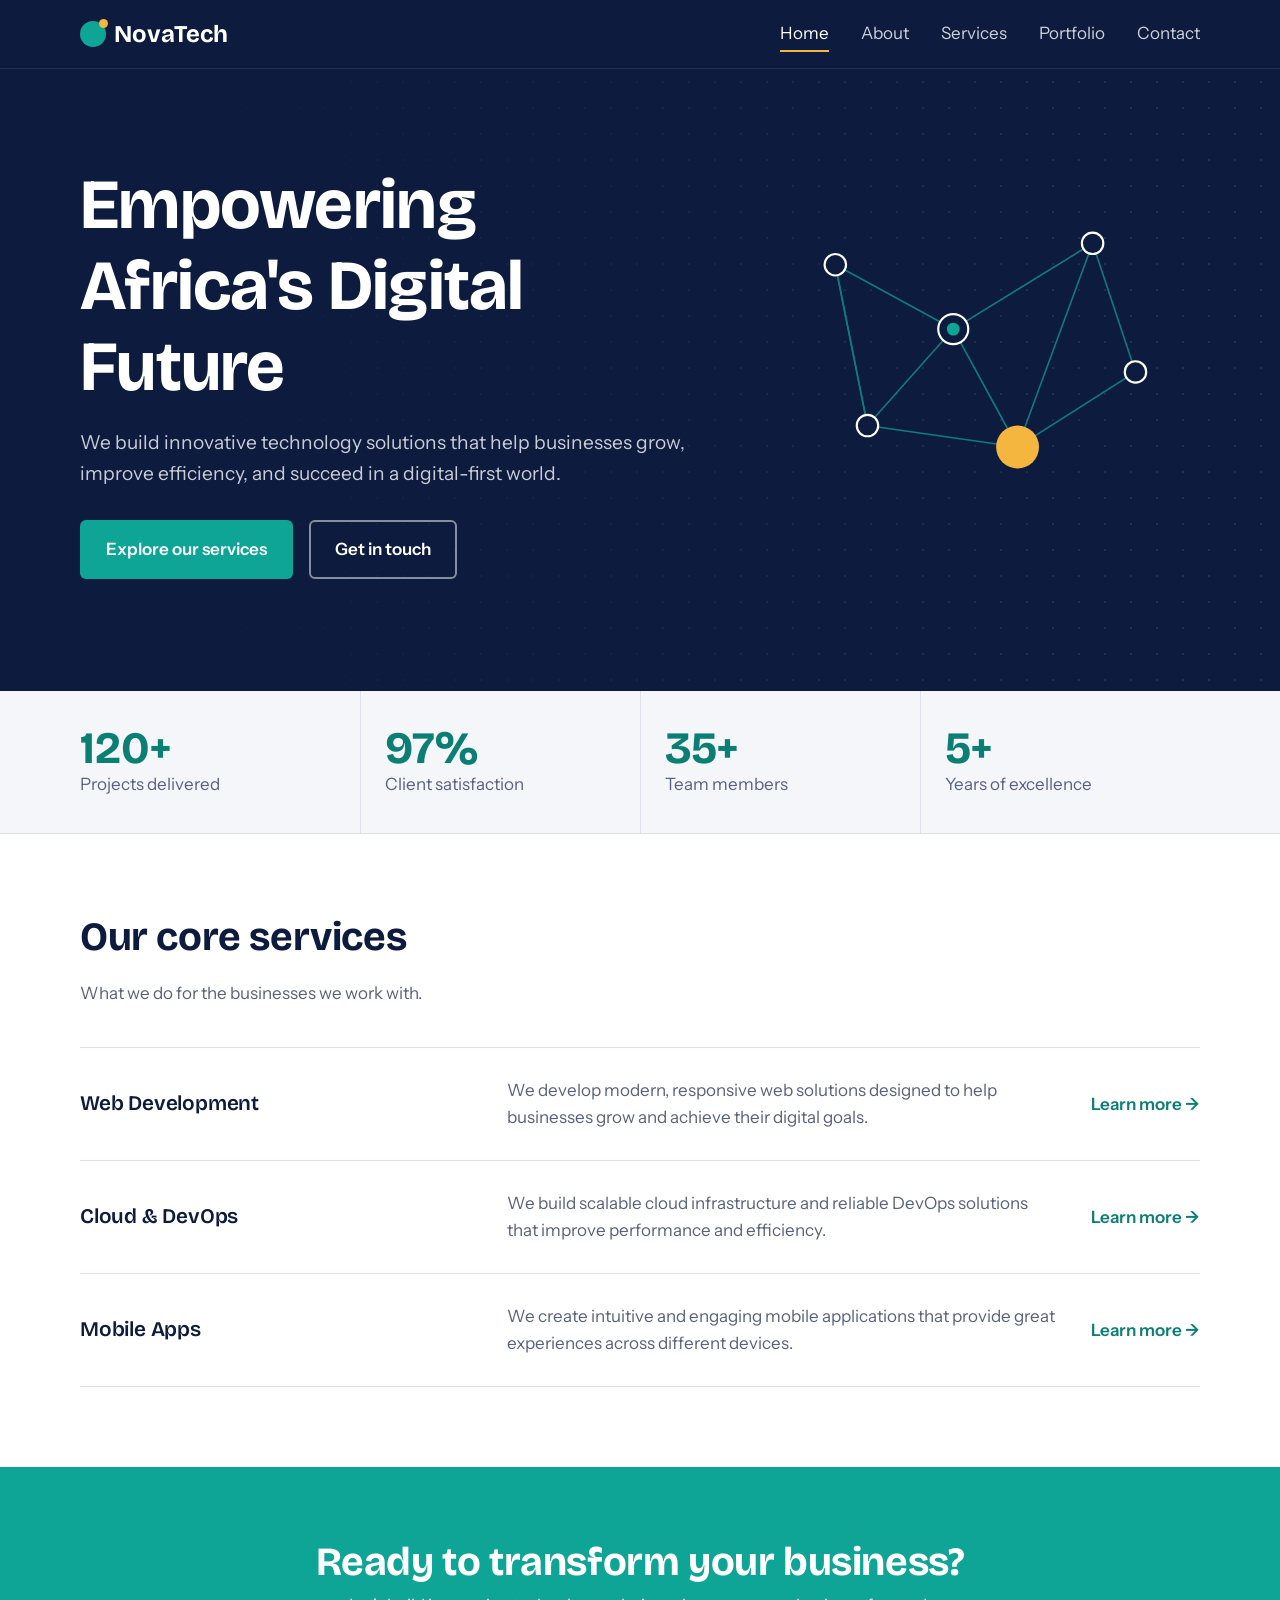
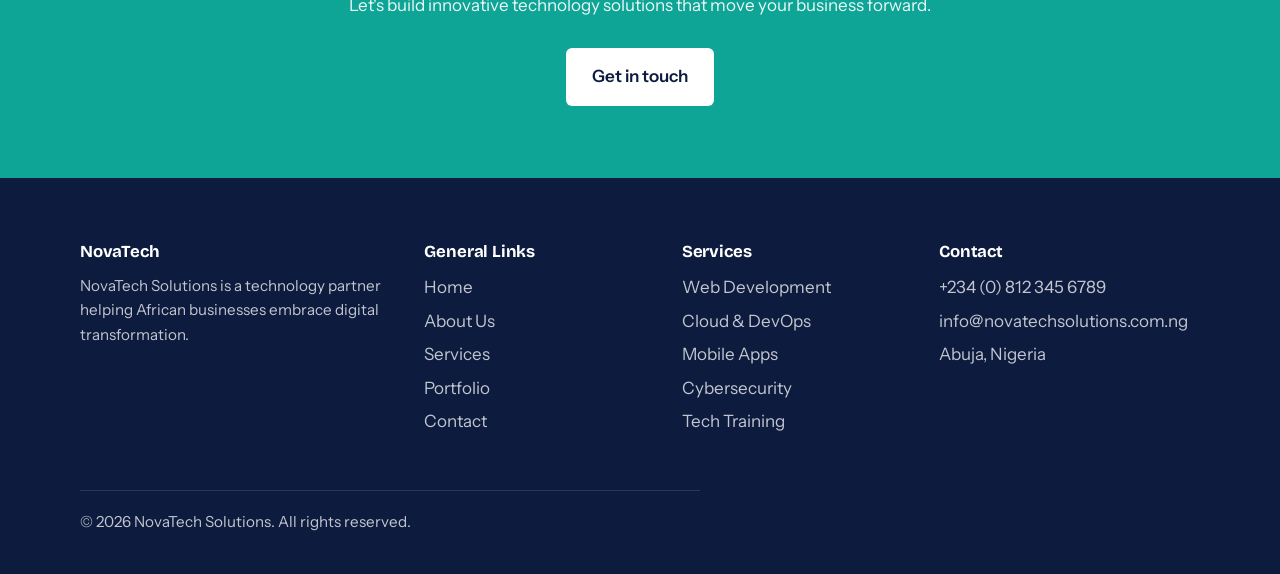
<file: index.html>
<!doctype html>
<html lang="en">
  <head>
    <meta charset="UTF-8" />
    <meta name="viewport" content="width=device-width, initial-scale=1.0" />
    <meta name="author" content="NovaTech Solutions" />
    <meta
      name="description"
      content="NovaTech Solutions — Empowering Africa's Digital Future"
    />
    <title>NovaTech Solutions — Empowering Africa's Digital Future</title>
    <link rel="preconnect" href="https://fonts.googleapis.com" />
    <link rel="preconnect" href="https://fonts.gstatic.com" crossorigin />
    <link
      href="https://fonts.googleapis.com/css2?family=Bricolage+Grotesque:wght@600;700&family=Instrument+Sans:wght@400;600&display=swap"
      rel="stylesheet"
    />
    <link rel="stylesheet" href="css/style.css" />
  </head>
  <body>
    <header class="site-header">
      <div class="wrap nav">
        <a class="logo" href="index.html"
          ><span class="logo-mark" aria-hidden="true"></span>NovaTech</a
        >
        <button
          class="nav-toggle"
          aria-expanded="false"
          aria-controls="nav-links"
        >
          Menu
        </button>
        <ul class="nav-links" id="nav-links">
          <li><a href="index.html" aria-current="page">Home</a></li>
          <li><a href="about.html">About</a></li>
          <li><a href="services.html">Services</a></li>
          <li><a href="portfolio.html">Portfolio</a></li>
          <li><a href="contact.html">Contact</a></li>
        </ul>
      </div>
    </header>
    <main>
      <section class="hero">
        <div class="wrap">
          <div>
            <h1>Empowering Africa's Digital Future</h1>
            <p>
              We build innovative technology solutions that help businesses
              grow, improve efficiency, and succeed in a digital-first world.
            </p>
            <div class="hero-actions">
              <a class="btn btn-primary" href="services.html"
                >Explore our services</a
              >
              <a class="btn btn-ghost" href="contact.html">Get in touch</a>
            </div>
          </div>
          <svg
            class="hero-art"
            viewBox="0 0 400 360"
            role="img"
            aria-label="Connected network of nodes"
          >
            <g stroke="#0FA596" stroke-width="1.5" opacity=".7" fill="none">
              <path d="M60 80 L170 140 L300 60 L340 180 L230 250 L90 230 Z" />
              <path
                d="M170 140 L230 250 M170 140 L90 230 M300 60 L230 250 M60 80 L90 230"
              />
            </g>
            <g fill="#0D1B3E" stroke="#fff" stroke-width="2">
              <circle cx="60" cy="80" r="10" />
              <circle cx="170" cy="140" r="14" />
              <circle cx="300" cy="60" r="10" />
              <circle cx="340" cy="180" r="10" />
              <circle cx="90" cy="230" r="10" />
            </g>
            <circle cx="230" cy="250" r="20" fill="#F4B63F" />
            <circle cx="170" cy="140" r="6" fill="#0FA596" />
          </svg>
        </div>
      </section>
      <section class="stats">
        <div class="wrap">
          <ul>
            <li><strong>120+</strong><span>Projects delivered</span></li>
            <li><strong>97%</strong><span>Client satisfaction</span></li>
            <li><strong>35+</strong><span>Team members</span></li>
            <li><strong>5+</strong><span>Years of excellence</span></li>
          </ul>
        </div>
      </section>

      <section class="section">
        <div class="wrap">
          <div class="section-head">
            <h2>Our core services</h2>
            <p>What we do for the businesses we work with.</p>
          </div>
          <div class="service-list">
            <div class="service-row">
              <h3>Web Development</h3>
              <p>
                We develop modern, responsive web solutions designed to help
                businesses grow and achieve their digital goals.
              </p>
              <a class="text-link" href="services.html">Learn more &rarr;</a>
            </div>
            <div class="service-row">
              <h3>Cloud &amp; DevOps</h3>
              <p>
                We build scalable cloud infrastructure and reliable DevOps
                solutions that improve performance and efficiency.
              </p>
              <a class="text-link" href="services.html">Learn more &rarr;</a>
            </div>
            <div class="service-row">
              <h3>Mobile Apps</h3>
              <p>
                We create intuitive and engaging mobile applications that
                provide great experiences across different devices.
              </p>
              <a class="text-link" href="services.html">Learn more &rarr;</a>
            </div>
          </div>
        </div>
      </section>
      <section class="cta">
        <div class="wrap">
          <h2>Ready to transform your business?</h2>
          <p>
            Let's build innovative technology solutions that move your business
            forward.
          </p>
          <a class="btn btn-light" href="contact.html">Get in touch</a>
        </div>
      </section>
    </main>
    <footer class="site-footer">
      <div class="wrap">
        <div class="footer-grid">
          <div>
            <h4>NovaTech</h4>
            <p>
              NovaTech Solutions is a technology partner helping African
              businesses embrace digital transformation.
            </p>
          </div>
          <div>
            <h4>General Links</h4>
            <ul>
              <li><a href="index.html">Home</a></li>
              <li><a href="about.html">About Us</a></li>
              <li><a href="services.html">Services</a></li>
              <li><a href="portfolio.html">Portfolio</a></li>
              <li><a href="contact.html">Contact</a></li>
            </ul>
          </div>
          <div>
            <h4>Services</h4>
            <ul>
              <li><a href="services.html">Web Development</a></li>
              <li><a href="services.html">Cloud &amp; DevOps</a></li>
              <li><a href="services.html">Mobile Apps</a></li>
              <li><a href="services.html">Cybersecurity</a></li>
              <li><a href="services.html">Tech Training</a></li>
            </ul>
          </div>
          <div>
            <h4>Contact</h4>
            <ul>
              <li><a href="tel:+2348123456789">+234 (0) 812 345 6789</a></li>
              <li>
                <a href="mailto:info@novatechsolutions.com.ng"
                  >info@novatechsolutions.com.ng</a
                >
              </li>
              <li>Abuja, Nigeria</li>
            </ul>
          </div>
        </div>
        <p class="copyright">
          &copy; 2026 NovaTech Solutions. All rights reserved.
        </p>
      </div>
    </footer>
    <script src="js/main.js"></script>
  </body>
</html>
</file>
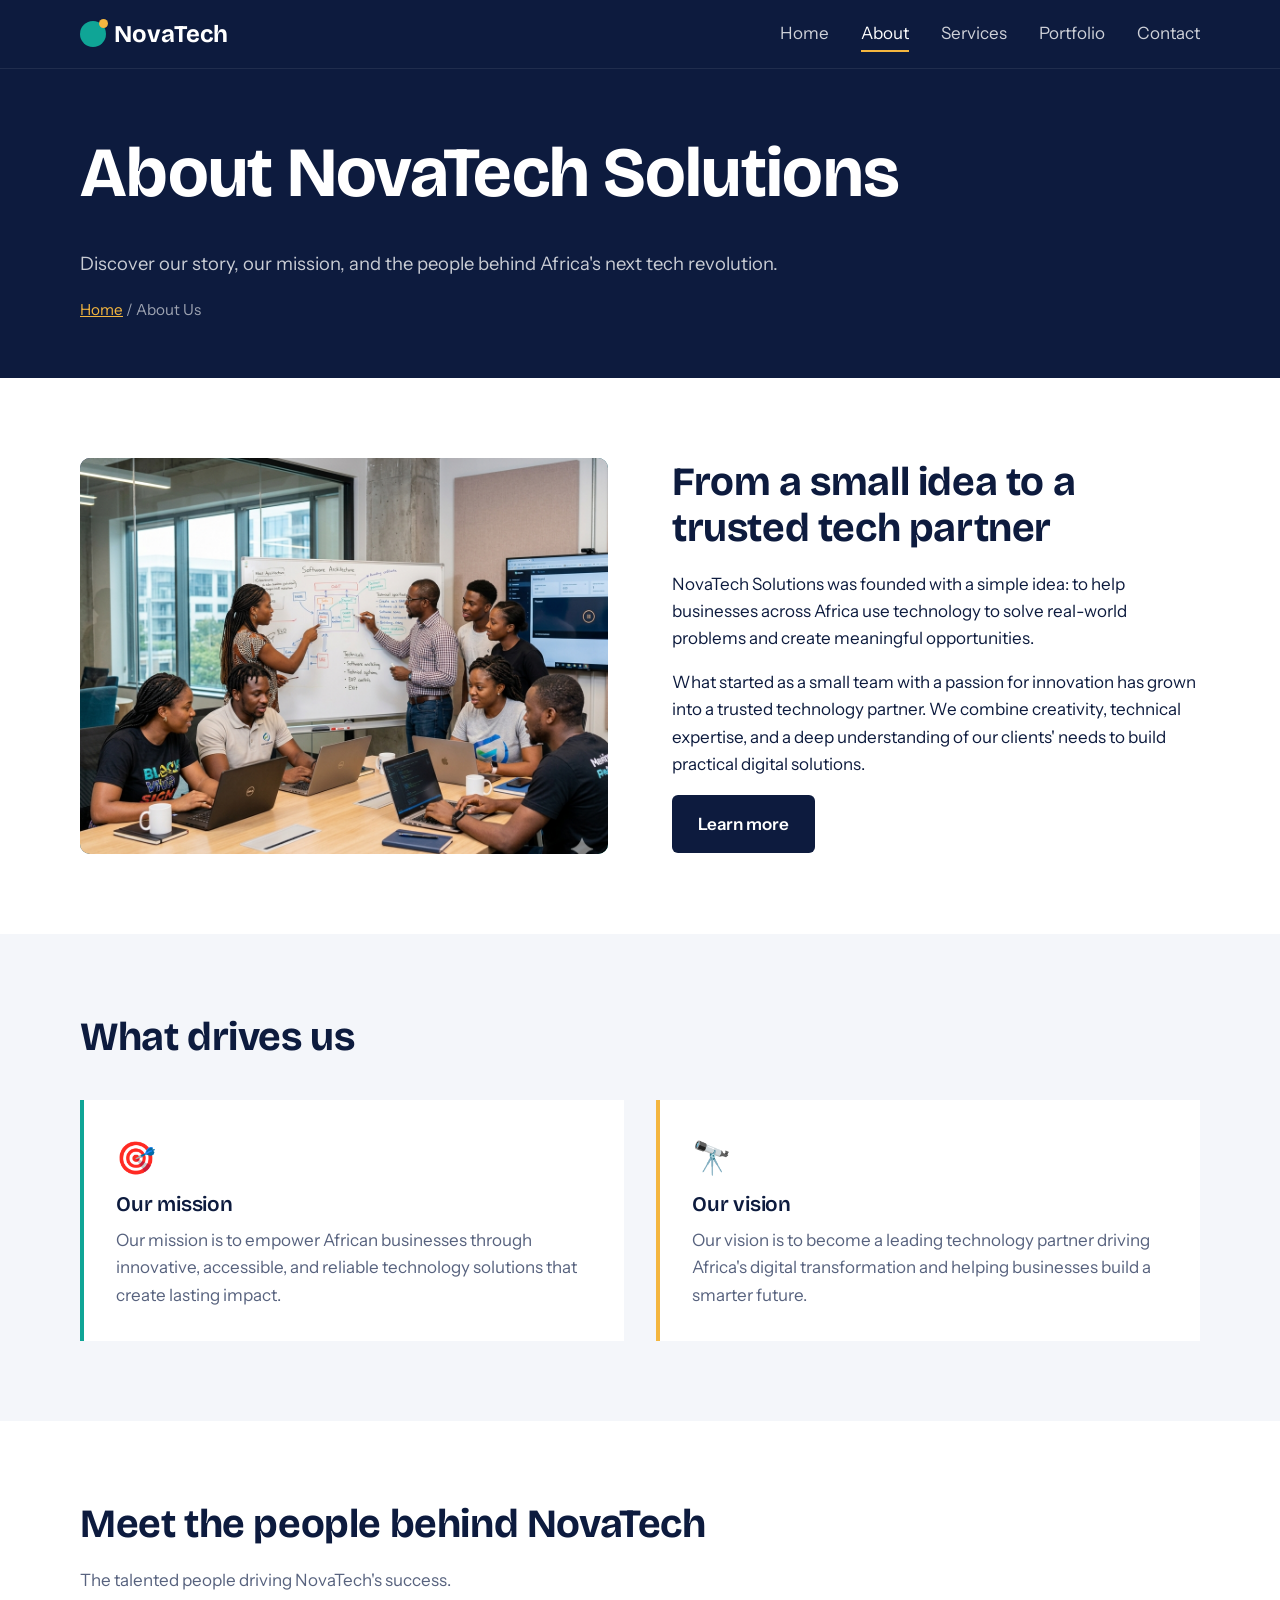
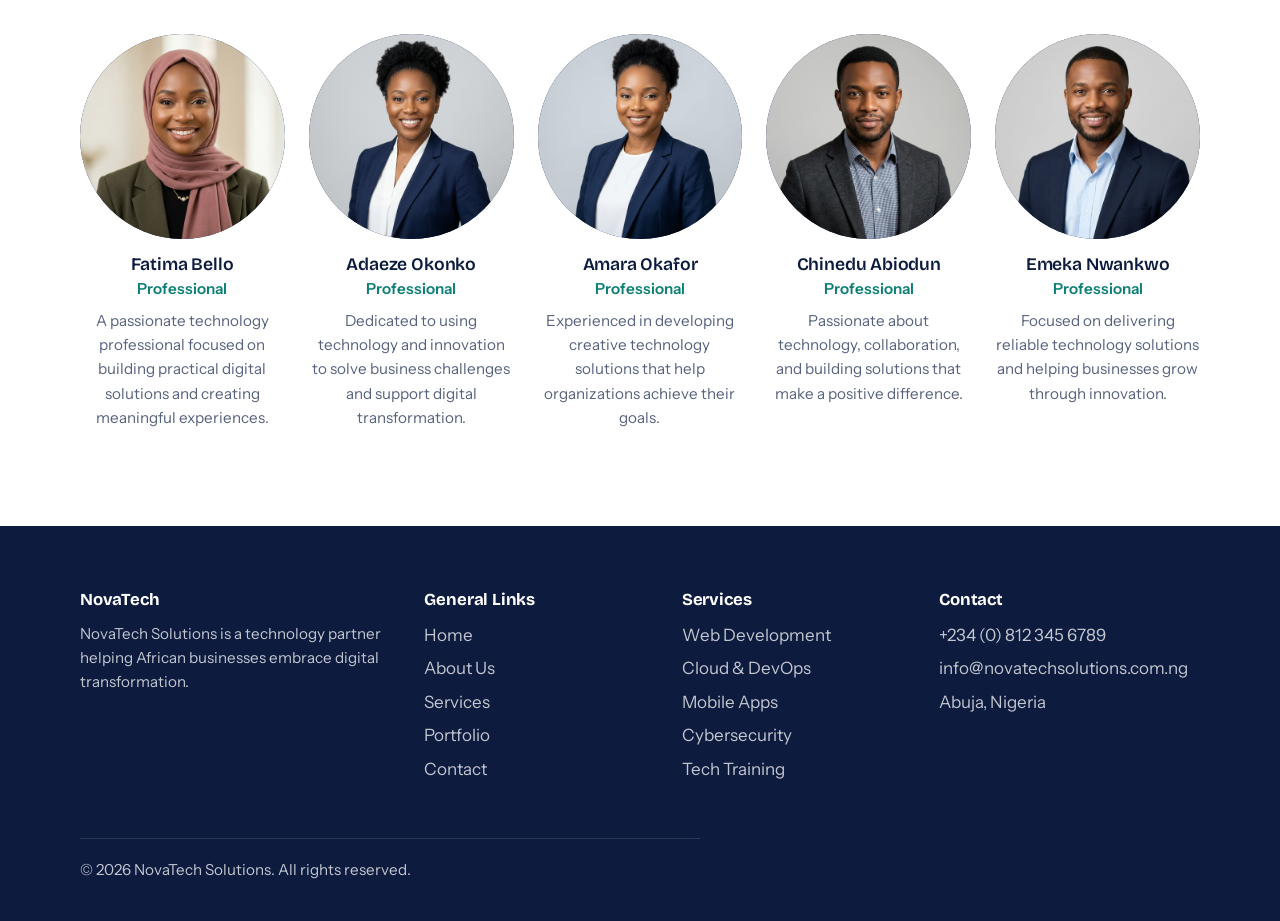
<file: about.html>
<!doctype html>
<html lang="en">
  <head>
    <meta charset="UTF-8" />
    <meta name="viewport" content="width=device-width, initial-scale=1.0" />
    <meta name="author" content="NovaTech Solutions" />
    <meta
      name="description"
      content="Learn about NovaTech Solutions — our story, mission, vision, and the talented team driving Africa's digital transformation."
    />
    <title>About Us — NovaTech Solutions</title>
    <link rel="preconnect" href="https://fonts.googleapis.com" />
    <link rel="preconnect" href="https://fonts.gstatic.com" crossorigin />
    <link
      href="https://fonts.googleapis.com/css2?family=Bricolage+Grotesque:wght@600;700&family=Instrument+Sans:wght@400;600&display=swap"
      rel="stylesheet"
    />
    <link rel="stylesheet" href="css/style.css" />
  </head>
  <body>
    <header class="site-header">
      <div class="wrap nav">
        <a class="logo" href="index.html"
          ><span class="logo-mark" aria-hidden="true"></span>NovaTech</a
        >
        <button
          class="nav-toggle"
          aria-expanded="false"
          aria-controls="nav-links"
        >
          Menu
        </button>
        <ul class="nav-links" id="nav-links">
          <li><a href="index.html">Home</a></li>
          <li><a href="about.html" aria-current="page">About</a></li>
          <li><a href="services.html">Services</a></li>
          <li><a href="portfolio.html">Portfolio</a></li>
          <li><a href="contact.html">Contact</a></li>
        </ul>
      </div>
    </header>
    <main>
      <section class="page-hero">
        <div class="wrap">
          <h1>About NovaTech Solutions</h1>
          <p>
            Discover our story, our mission, and the people behind Africa's next
            tech revolution.
          </p>
          <div class="crumbs"><a href="index.html">Home</a> / About Us</div>
        </div>
      </section>
      <section class="section">
        <div class="wrap split">
          <div class="media">
            <span>Team photo</span
            ><img
              src="assets/images/about/about-preview.png"
              alt="NovaTech team working together in an office"
              loading="lazy"
            />
          </div>
          <div>
            <h2>From a small idea to a trusted tech partner</h2>
            <p>
              NovaTech Solutions was founded with a simple idea: to help
              businesses across Africa use technology to solve real-world
              problems and create meaningful opportunities.
            </p>
            <p>
              What started as a small team with a passion for innovation has
              grown into a trusted technology partner. We combine creativity,
              technical expertise, and a deep understanding of our clients'
              needs to build practical digital solutions.
            </p>
            <a class="btn btn-dark" href="services.html">Learn more</a>
          </div>
        </div>
      </section>

      <section class="section alt">
        <div class="wrap">
          <div class="section-head"><h2>What drives us</h2></div>
          <div class="pillars">
            <div class="pillar">
              <span class="icon" aria-hidden="true">&#127919;</span>
              <h3>Our mission</h3>
              <p>
                Our mission is to empower African businesses through innovative,
                accessible, and reliable technology solutions that create
                lasting impact.
              </p>
            </div>
            <div class="pillar">
              <span class="icon" aria-hidden="true">&#128301;</span>
              <h3>Our vision</h3>
              <p>
                Our vision is to become a leading technology partner driving
                Africa's digital transformation and helping businesses build a
                smarter future.
              </p>
            </div>
          </div>
        </div>
      </section>

      <section class="section">
        <div class="wrap">
          <div class="section-head">
            <h2>Meet the people behind NovaTech</h2>
            <p>The talented people driving NovaTech's success.</p>
          </div>
          <div class="team">
            <article class="member">
              <div class="avatar">
                <span aria-hidden="true">FB</span
                ><img
                  src="assets/images/team/fatima-bello.png"
                  alt="Navina Benihta"
                  loading="lazy"
                />
              </div>
              <h3>Fatima Bello</h3>
              <p class="role">Professional</p>
              <p>
                A passionate technology professional focused on building
                practical digital solutions and creating meaningful experiences.
              </p>
            </article>
            <article class="member">
              <div class="avatar">
                <span aria-hidden="true">Ak</span
                ><img
                  src="assets/images/team/adaeze-okonkwo.png"
                  alt="Adaeze Okonko"
                  loading="lazy"
                />
              </div>
              <h3>Adaeze Okonko</h3>
              <p class="role">Professional</p>
              <p>
                Dedicated to using technology and innovation to solve business
                challenges and support digital transformation.
              </p>
            </article>
            <article class="member">
              <div class="avatar">
                <span aria-hidden="true">AO</span
                ><img
                  src="assets/images/team/amara-okafor.png"
                  alt="Amara Okafor"
                  loading="lazy"
                />
              </div>
              <h3>Amara Okafor</h3>
              <p class="role">Professional</p>
              <p>
                Experienced in developing creative technology solutions that
                help organizations achieve their goals.
              </p>
            </article>
            <article class="member">
              <div class="avatar">
                <span aria-hidden="true">CA</span
                ><img
                  src="assets/images/team/chinedu-abiodun.png"
                  alt="Chinedu Abiodun"
                  loading="lazy"
                />
              </div>
              <h3>Chinedu Abiodun</h3>
              <p class="role">Professional</p>
              <p>
                Passionate about technology, collaboration, and building
                solutions that make a positive difference.
              </p>
            </article>
            <article class="member">
              <div class="avatar">
                <span aria-hidden="true">EN</span
                ><img
                  src="assets/images/team/emeka-nwankwo.png"
                  alt="Emeka Nwankwo"
                  loading="lazy"
                />
              </div>
              <h3>Emeka Nwankwo</h3>
              <p class="role">Professional</p>
              <p>
                Focused on delivering reliable technology solutions and helping
                businesses grow through innovation.
              </p>
            </article>
          </div>
        </div>
      </section>
    </main>
    <footer class="site-footer">
      <div class="wrap">
        <div class="footer-grid">
          <div>
            <h4>NovaTech</h4>
            <p>
              NovaTech Solutions is a technology partner helping African
              businesses embrace digital transformation.
            </p>
          </div>
          <div>
            <h4>General Links</h4>
            <ul>
              <li><a href="index.html">Home</a></li>
              <li><a href="about.html">About Us</a></li>
              <li><a href="services.html">Services</a></li>
              <li><a href="portfolio.html">Portfolio</a></li>
              <li><a href="contact.html">Contact</a></li>
            </ul>
          </div>
          <div>
            <h4>Services</h4>
            <ul>
              <li><a href="services.html">Web Development</a></li>
              <li><a href="services.html">Cloud &amp; DevOps</a></li>
              <li><a href="services.html">Mobile Apps</a></li>
              <li><a href="services.html">Cybersecurity</a></li>
              <li><a href="services.html">Tech Training</a></li>
            </ul>
          </div>
          <div>
            <h4>Contact</h4>
            <ul>
              <li><a href="tel:+2348123456789">+234 (0) 812 345 6789</a></li>
              <li>
                <a href="mailto:info@novatechsolutions.com.ng"
                  >info@novatechsolutions.com.ng</a
                >
              </li>
              <li>Abuja, Nigeria</li>
            </ul>
          </div>
        </div>
        <p class="copyright">
          &copy; 2026 NovaTech Solutions. All rights reserved.
        </p>
      </div>
    </footer>
    <script src="js/main.js"></script>
  </body>
</html>
</file>
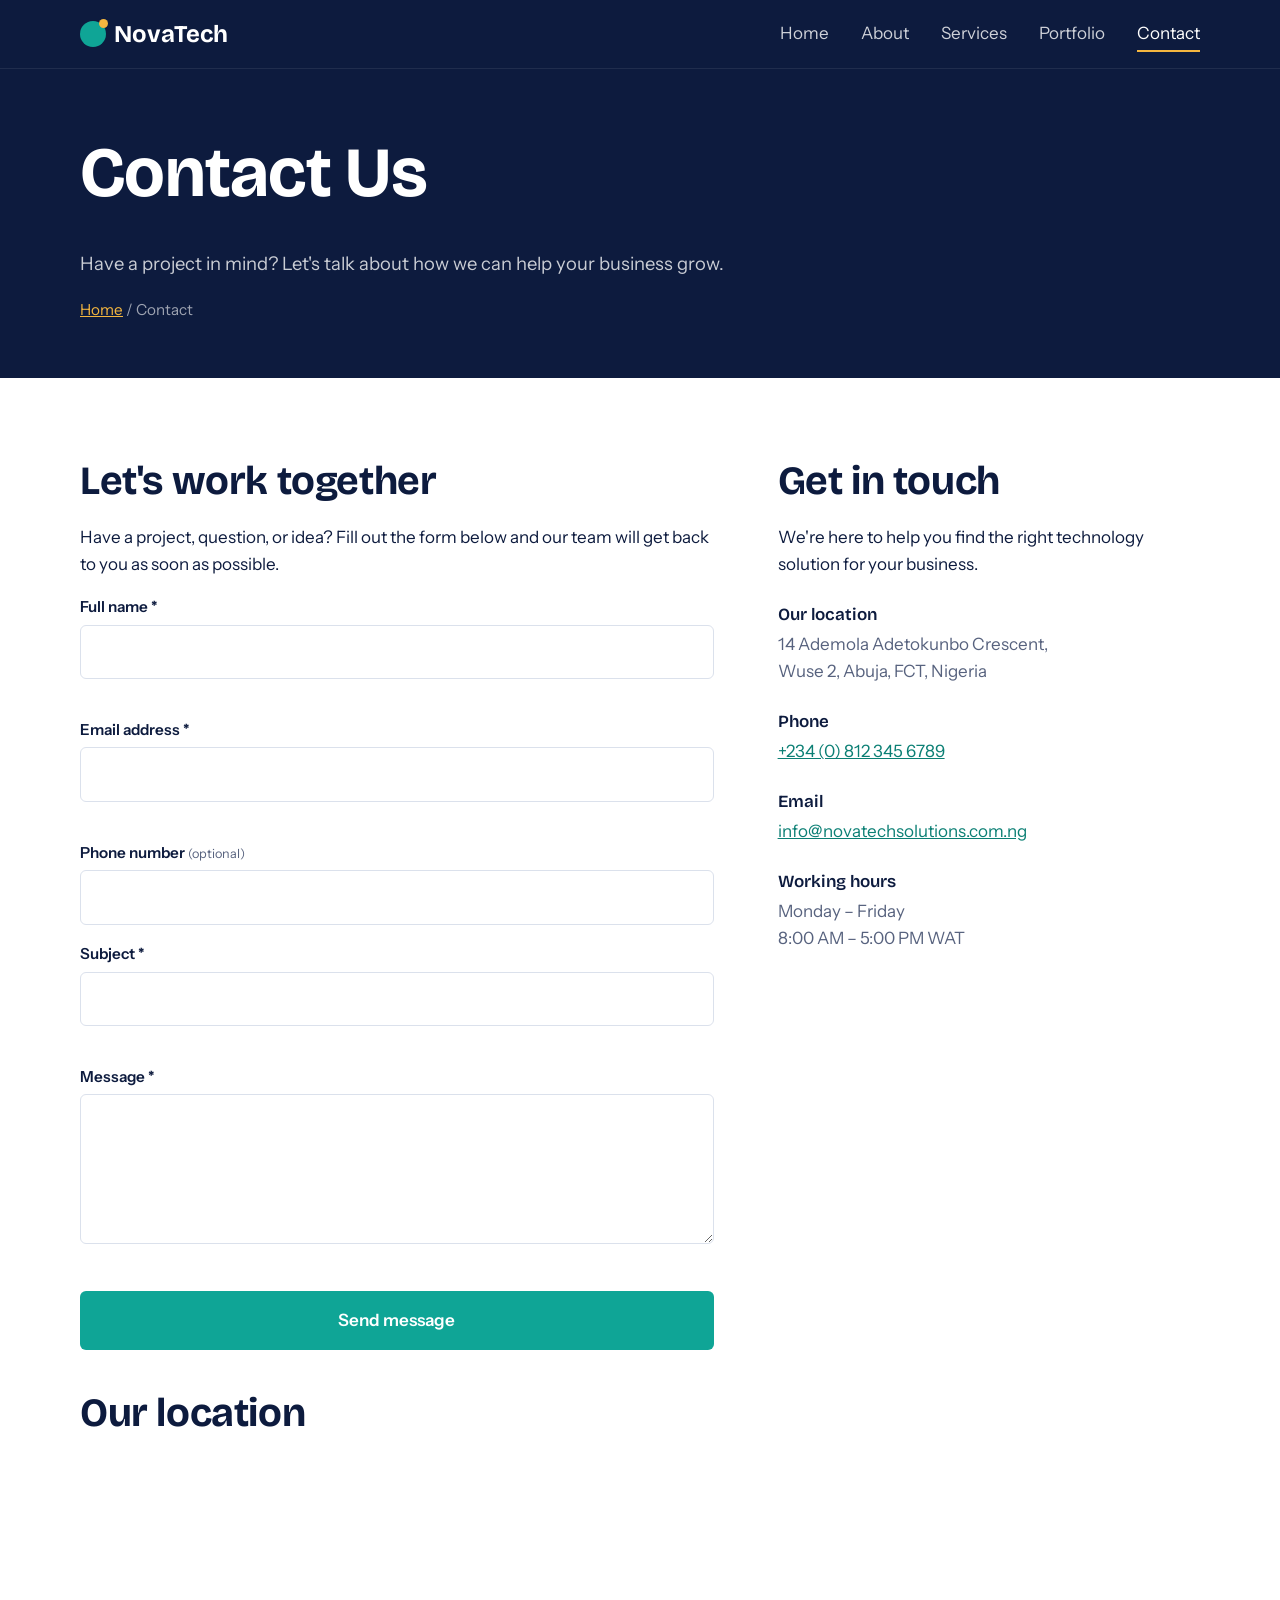
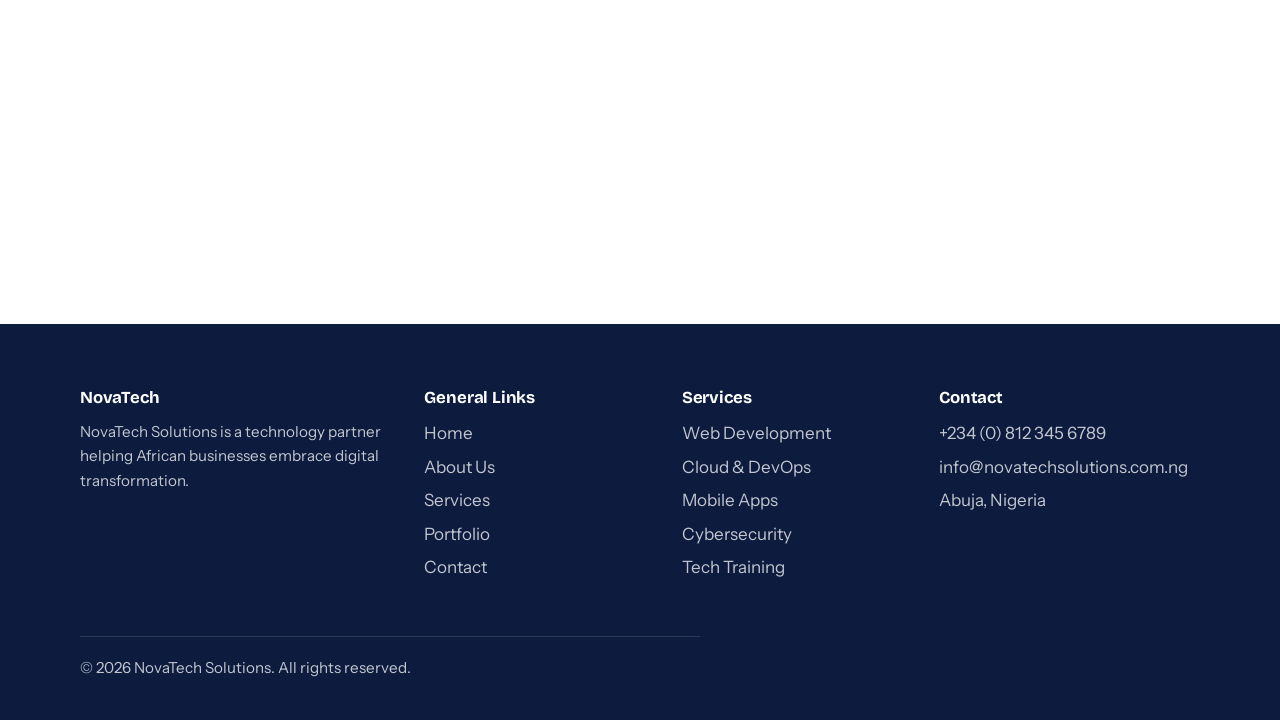
<file: contact.html>
<!DOCTYPE html>
<html lang="en">
<head>
<meta charset="UTF-8">
<meta name="viewport" content="width=device-width, initial-scale=1.0">
<meta name="author" content="NovaTech Solutions">
<meta name="description" content="Contact NovaTech Solutions for custom software, cloud solutions, cybersecurity and digital services.">
<title>Contact Us — NovaTech Solutions</title>
<link rel="preconnect" href="https://fonts.googleapis.com"><link rel="preconnect" href="https://fonts.gstatic.com" crossorigin><link href="https://fonts.googleapis.com/css2?family=Bricolage+Grotesque:wght@600;700&family=Instrument+Sans:wght@400;600&display=swap" rel="stylesheet">
<link rel="stylesheet" href="css/style.css">
</head>
<body>
<header class="site-header">
  <div class="wrap nav">
    <a class="logo" href="index.html"><span class="logo-mark" aria-hidden="true"></span>NovaTech</a>
    <button class="nav-toggle" aria-expanded="false" aria-controls="nav-links">Menu</button>
    <ul class="nav-links" id="nav-links"><li><a href="index.html">Home</a></li><li><a href="about.html">About</a></li><li><a href="services.html">Services</a></li><li><a href="portfolio.html">Portfolio</a></li><li><a href="contact.html" aria-current="page">Contact</a></li></ul>
  </div>
</header>
<main>
<section class="page-hero"><div class="wrap">
  <h1>Contact Us</h1>
  <p>Have a project in mind? Let's talk about how we can help your business grow.</p>
  <div class="crumbs"><a href="index.html">Home</a> / Contact</div>
</div></section>
<section class="section"><div class="wrap contact-grid">
  <div>
    <h2>Let's work together</h2>
    <p>Have a project, question, or idea? Fill out the form below and our team will get back to you as soon as possible.</p>
    <form id="contact-form" novalidate>
      <div><label for="name">Full name *</label><input id="name" name="name" autocomplete="name" required>
        <p class="field-error" id="name-error"></p></div>
      <div><label for="email">Email address *</label><input id="email" name="email" type="email" autocomplete="email" required>
        <p class="field-error" id="email-error"></p></div>
      <div><label for="phone">Phone number <small>(optional)</small></label><input id="phone" name="phone" type="tel" autocomplete="tel"></div>
      <div><label for="subject">Subject *</label><input id="subject" name="subject" required>
        <p class="field-error" id="subject-error"></p></div>
      <div><label for="message">Message *</label><textarea id="message" name="message" required></textarea>
        <p class="field-error" id="message-error"></p></div>
      <button class="btn btn-primary" type="submit">Send message</button>
      <p class="form-status" id="form-status" role="status" hidden></p>
    </form>
  </div>
  <aside class="info">
    <h2>Get in touch</h2>
    <p>We're here to help you find the right technology solution for your business.</p>
    <dl>
      <dt>Our location</dt><dd>14 Ademola Adetokunbo Crescent,<br>Wuse 2, Abuja, FCT, Nigeria</dd>
      <dt>Phone</dt><dd><a href="tel:+2348123456789">+234 (0) 812 345 6789</a></dd>
      <dt>Email</dt><dd><a href="mailto:info@novatechsolutions.com.ng">info@novatechsolutions.com.ng</a></dd>
      <dt>Working hours</dt><dd>Monday &ndash; Friday<br>8:00 AM &ndash; 5:00 PM WAT</dd>
    </dl>
  </aside>
</div>
<div class="wrap map">
  <h2>Our location</h2>
  <iframe title="Map showing NovaTech's office in Abuja" src="https://www.google.com/maps?q=14%20Ademola%20Adetokunbo%20Crescent,%20Wuse%202,%20Abuja,%20Nigeria&amp;output=embed" loading="lazy" referrerpolicy="no-referrer-when-downgrade"></iframe>
</div></section>
</main>
<footer class="site-footer">
  <div class="wrap">
    <div class="footer-grid">
      <div>
        <h4>NovaTech</h4>
        <p>NovaTech Solutions is a technology partner helping African businesses embrace digital transformation.</p>
      </div>
      <div>
        <h4>General Links</h4>
        <ul>
          <li><a href="index.html">Home</a></li>
          <li><a href="about.html">About Us</a></li>
          <li><a href="services.html">Services</a></li>
          <li><a href="portfolio.html">Portfolio</a></li>
          <li><a href="contact.html">Contact</a></li>
        </ul>
      </div>
      <div>
        <h4>Services</h4>
        <ul>
          <li><a href="services.html">Web Development</a></li>
          <li><a href="services.html">Cloud &amp; DevOps</a></li>
          <li><a href="services.html">Mobile Apps</a></li>
          <li><a href="services.html">Cybersecurity</a></li>
          <li><a href="services.html">Tech Training</a></li>
        </ul>
      </div>
      <div>
        <h4>Contact</h4>
        <ul>
          <li><a href="tel:+2348123456789">+234 (0) 812 345 6789</a></li>
          <li><a href="mailto:info@novatechsolutions.com.ng">info@novatechsolutions.com.ng</a></li>
          <li>Abuja, Nigeria</li>
        </ul>
      </div>
    </div>
    <p class="copyright">&copy; 2026 NovaTech Solutions. All rights reserved.</p>
  </div>
</footer>
<script src="js/main.js"></script>
</body>
</html>
</file>
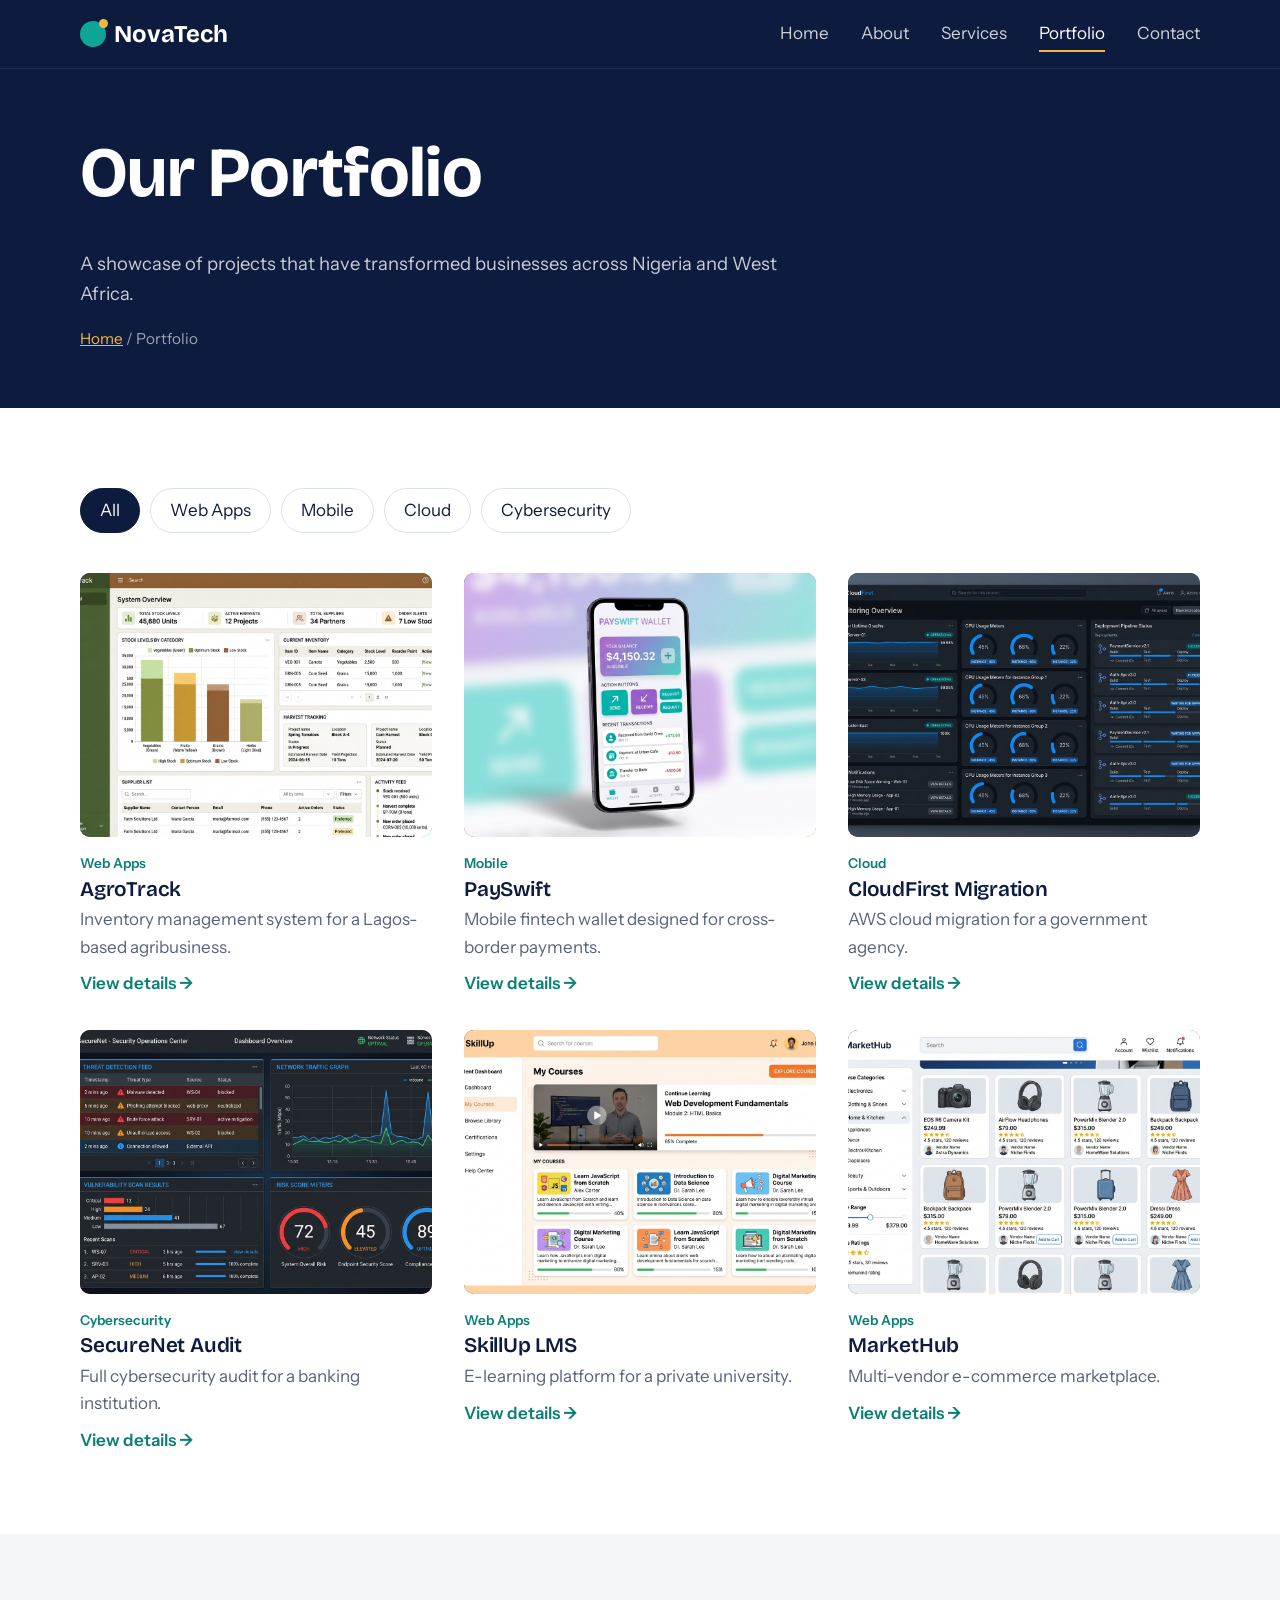
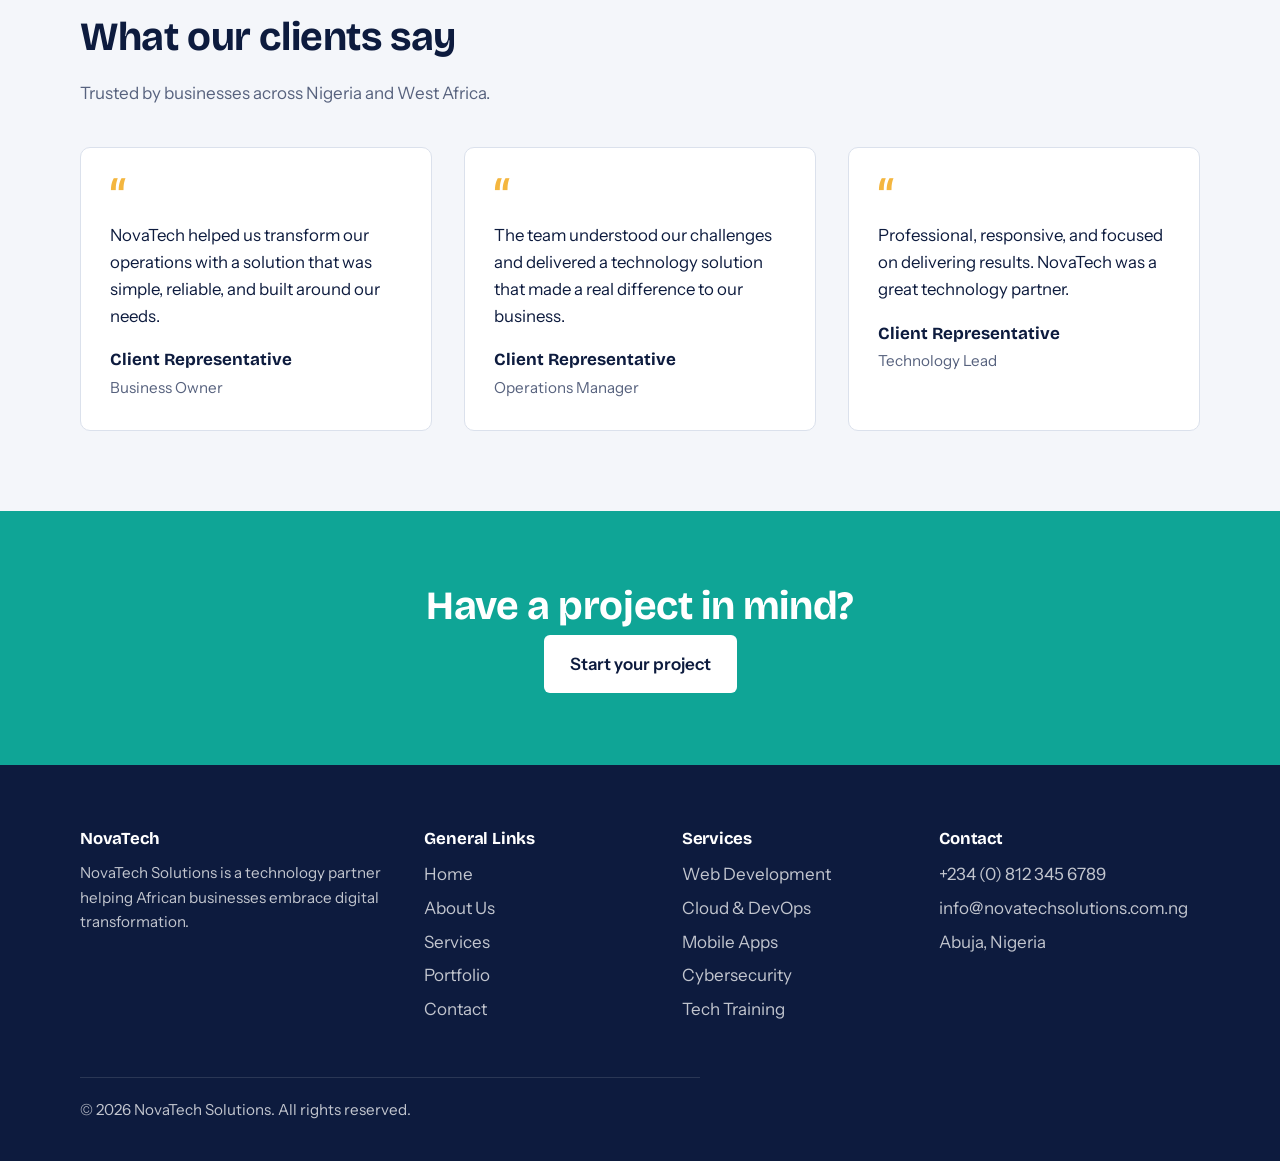
<file: portfolio.html>
<!doctype html>
<html lang="en">
  <head>
    <meta charset="UTF-8" />
    <meta name="viewport" content="width=device-width, initial-scale=1.0" />
    <meta name="author" content="NovaTech Solutions" />
    <meta
      name="description"
      content="Explore NovaTech Solutions' portfolio — 120+ successful projects across web development, cloud infrastructure, mobile apps, and more."
    />
    <title>Portfolio — NovaTech Solutions</title>
    <link rel="preconnect" href="https://fonts.googleapis.com" />
    <link rel="preconnect" href="https://fonts.gstatic.com" crossorigin />
    <link
      href="https://fonts.googleapis.com/css2?family=Bricolage+Grotesque:wght@600;700&family=Instrument+Sans:wght@400;600&display=swap"
      rel="stylesheet"
    />
    <link rel="stylesheet" href="css/style.css" />
  </head>
  <body>
    <header class="site-header">
      <div class="wrap nav">
        <a class="logo" href="index.html"
          ><span class="logo-mark" aria-hidden="true"></span>NovaTech</a
        >
        <button
          class="nav-toggle"
          aria-expanded="false"
          aria-controls="nav-links"
        >
          Menu
        </button>
        <ul class="nav-links" id="nav-links">
          <li><a href="index.html">Home</a></li>
          <li><a href="about.html">About</a></li>
          <li><a href="services.html">Services</a></li>
          <li><a href="portfolio.html" aria-current="page">Portfolio</a></li>
          <li><a href="contact.html">Contact</a></li>
        </ul>
      </div>
    </header>
    <main>
      <section class="page-hero">
        <div class="wrap">
          <h1>Our Portfolio</h1>
          <p>
            A showcase of projects that have transformed businesses across
            Nigeria and West Africa.
          </p>
          <div class="crumbs"><a href="index.html">Home</a> / Portfolio</div>
        </div>
      </section>
      <section class="section">
        <div class="wrap">
          <div class="filters" role="group" aria-label="Filter projects">
            <button class="filter" data-filter="all" aria-pressed="true">
              All
            </button>
            <button class="filter" data-filter="web" aria-pressed="false">
              Web Apps
            </button>
            <button class="filter" data-filter="mobile" aria-pressed="false">
              Mobile
            </button>
            <button class="filter" data-filter="cloud" aria-pressed="false">
              Cloud
            </button>
            <button class="filter" data-filter="security" aria-pressed="false">
              Cybersecurity
            </button>
          </div>
          <div class="projects">
            <article class="project" data-category="web">
              <div class="media c-web">
                <span>AgroTrack</span
                ><img
                  src="assets/images/portfolio/project-agrotrack.png"
                  alt="AgroTrack project preview"
                  loading="lazy"
                />
              </div>
              <span class="tag">Web Apps</span>
              <h3>AgroTrack</h3>
              <p>Inventory management system for a Lagos-based agribusiness.</p>
              <a class="text-link" href="#">View details &rarr;</a>
            </article>
            <article class="project" data-category="mobile">
              <div class="media c-mobile">
                <span>PaySwift</span
                ><img
                  src="assets/images/portfolio/project-payswift.png"
                  alt="PaySwift project preview"
                  loading="lazy"
                />
              </div>
              <span class="tag">Mobile</span>
              <h3>PaySwift</h3>
              <p>Mobile fintech wallet designed for cross-border payments.</p>
              <a class="text-link" href="#">View details &rarr;</a>
            </article>
            <article class="project" data-category="cloud">
              <div class="media c-cloud">
                <span>CloudFirst Migration</span
                ><img
                  src="assets/images/portfolio/project-cloudfirst.png"
                  alt="CloudFirst Migration project preview"
                  loading="lazy"
                />
              </div>
              <span class="tag">Cloud</span>
              <h3>CloudFirst Migration</h3>
              <p>AWS cloud migration for a government agency.</p>
              <a class="text-link" href="#">View details &rarr;</a>
            </article>
            <article class="project" data-category="security">
              <div class="media c-sec">
                <span>SecureNet Audit</span
                ><img
                  src="assets/images/portfolio/project-securenet.png"
                  alt="SecureNet Audit project preview"
                  loading="lazy"
                />
              </div>
              <span class="tag">Cybersecurity</span>
              <h3>SecureNet Audit</h3>
              <p>Full cybersecurity audit for a banking institution.</p>
              <a class="text-link" href="#">View details &rarr;</a>
            </article>
            <article class="project" data-category="web">
              <div class="media c-web">
                <span>SkillUp LMS</span
                ><img
                  src="assets/images/portfolio/project-skillup.png"
                  alt="SkillUp LMS project preview"
                  loading="lazy"
                />
              </div>
              <span class="tag">Web Apps</span>
              <h3>SkillUp LMS</h3>
              <p>E-learning platform for a private university.</p>
              <a class="text-link" href="#">View details &rarr;</a>
            </article>
            <article class="project" data-category="web">
              <div class="media c-web">
                <span>MarketHub</span
                ><img
                  src="assets/images/portfolio/project-markethub.png"
                  alt="MarketHub project preview"
                  loading="lazy"
                />
              </div>
              <span class="tag">Web Apps</span>
              <h3>MarketHub</h3>
              <p>Multi-vendor e-commerce marketplace.</p>
              <a class="text-link" href="#">View details &rarr;</a>
            </article>
          </div>
        </div>
      </section>

      <section class="section alt">
        <div class="wrap">
          <div class="section-head">
            <h2>What our clients say</h2>
            <p>Trusted by businesses across Nigeria and West Africa.</p>
          </div>
          <div class="quotes">
            <blockquote class="quote">
              <p>
                NovaTech helped us transform our operations with a solution that
                was simple, reliable, and built around our needs.
              </p>
              <footer>
                <strong>Client Representative</strong
                ><span>Business Owner</span>
              </footer>
            </blockquote>
            <blockquote class="quote">
              <p>
                The team understood our challenges and delivered a technology
                solution that made a real difference to our business.
              </p>
              <footer>
                <strong>Client Representative</strong
                ><span>Operations Manager</span>
              </footer>
            </blockquote>
            <blockquote class="quote">
              <p>
                Professional, responsive, and focused on delivering results.
                NovaTech was a great technology partner.
              </p>
              <footer>
                <strong>Client Representative</strong
                ><span>Technology Lead</span>
              </footer>
            </blockquote>
          </div>
        </div>
      </section>
      <section class="cta">
        <div class="wrap">
          <h2>Have a project in mind?</h2>
          <a class="btn btn-light" href="contact.html">Start your project</a>
        </div>
      </section>
    </main>
    <footer class="site-footer">
      <div class="wrap">
        <div class="footer-grid">
          <div>
            <h4>NovaTech</h4>
            <p>
              NovaTech Solutions is a technology partner helping African
              businesses embrace digital transformation.
            </p>
          </div>
          <div>
            <h4>General Links</h4>
            <ul>
              <li><a href="index.html">Home</a></li>
              <li><a href="about.html">About Us</a></li>
              <li><a href="services.html">Services</a></li>
              <li><a href="portfolio.html">Portfolio</a></li>
              <li><a href="contact.html">Contact</a></li>
            </ul>
          </div>
          <div>
            <h4>Services</h4>
            <ul>
              <li><a href="services.html">Web Development</a></li>
              <li><a href="services.html">Cloud &amp; DevOps</a></li>
              <li><a href="services.html">Mobile Apps</a></li>
              <li><a href="services.html">Cybersecurity</a></li>
              <li><a href="services.html">Tech Training</a></li>
            </ul>
          </div>
          <div>
            <h4>Contact</h4>
            <ul>
              <li><a href="tel:+2348123456789">+234 (0) 812 345 6789</a></li>
              <li>
                <a href="mailto:info@novatechsolutions.com.ng"
                  >info@novatechsolutions.com.ng</a
                >
              </li>
              <li>Abuja, Nigeria</li>
            </ul>
          </div>
        </div>
        <p class="copyright">
          &copy; 2026 NovaTech Solutions. All rights reserved.
        </p>
      </div>
    </footer>
    <script src="js/main.js"></script>
  </body>
</html>
</file>
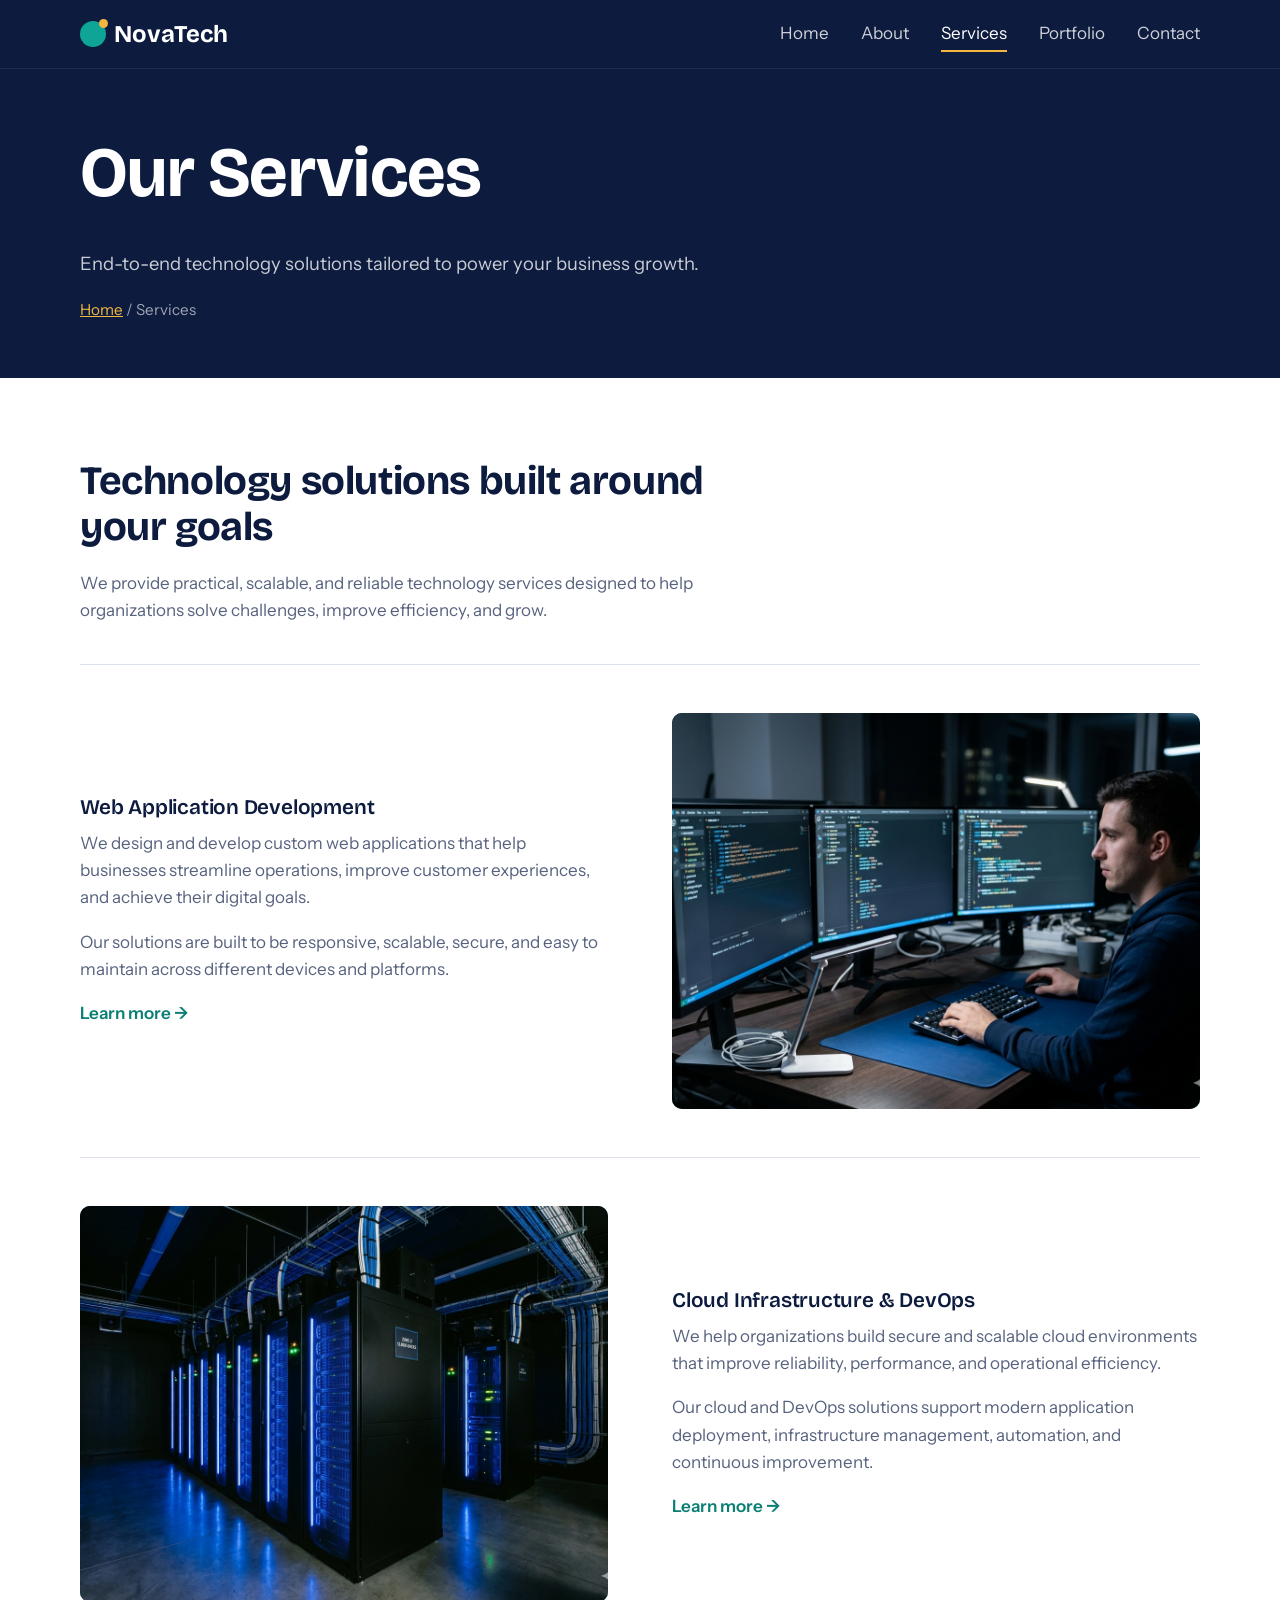
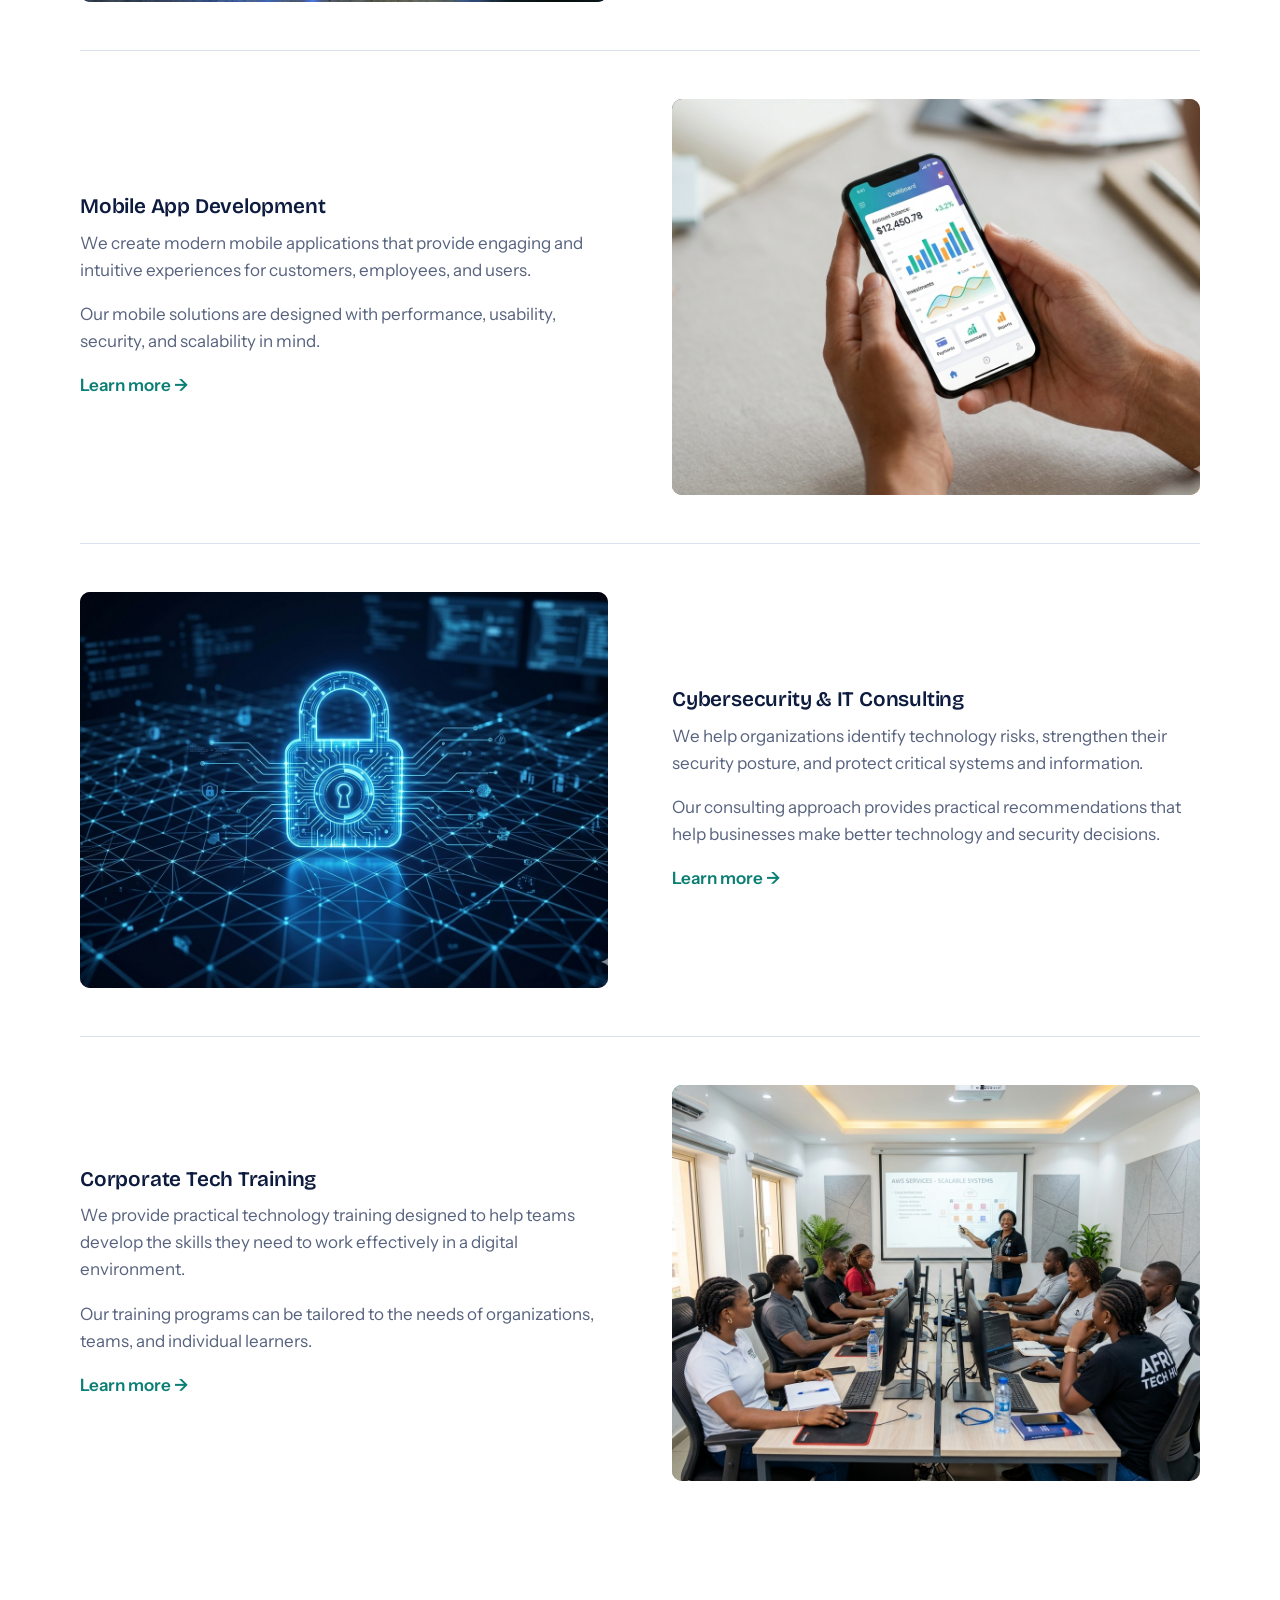
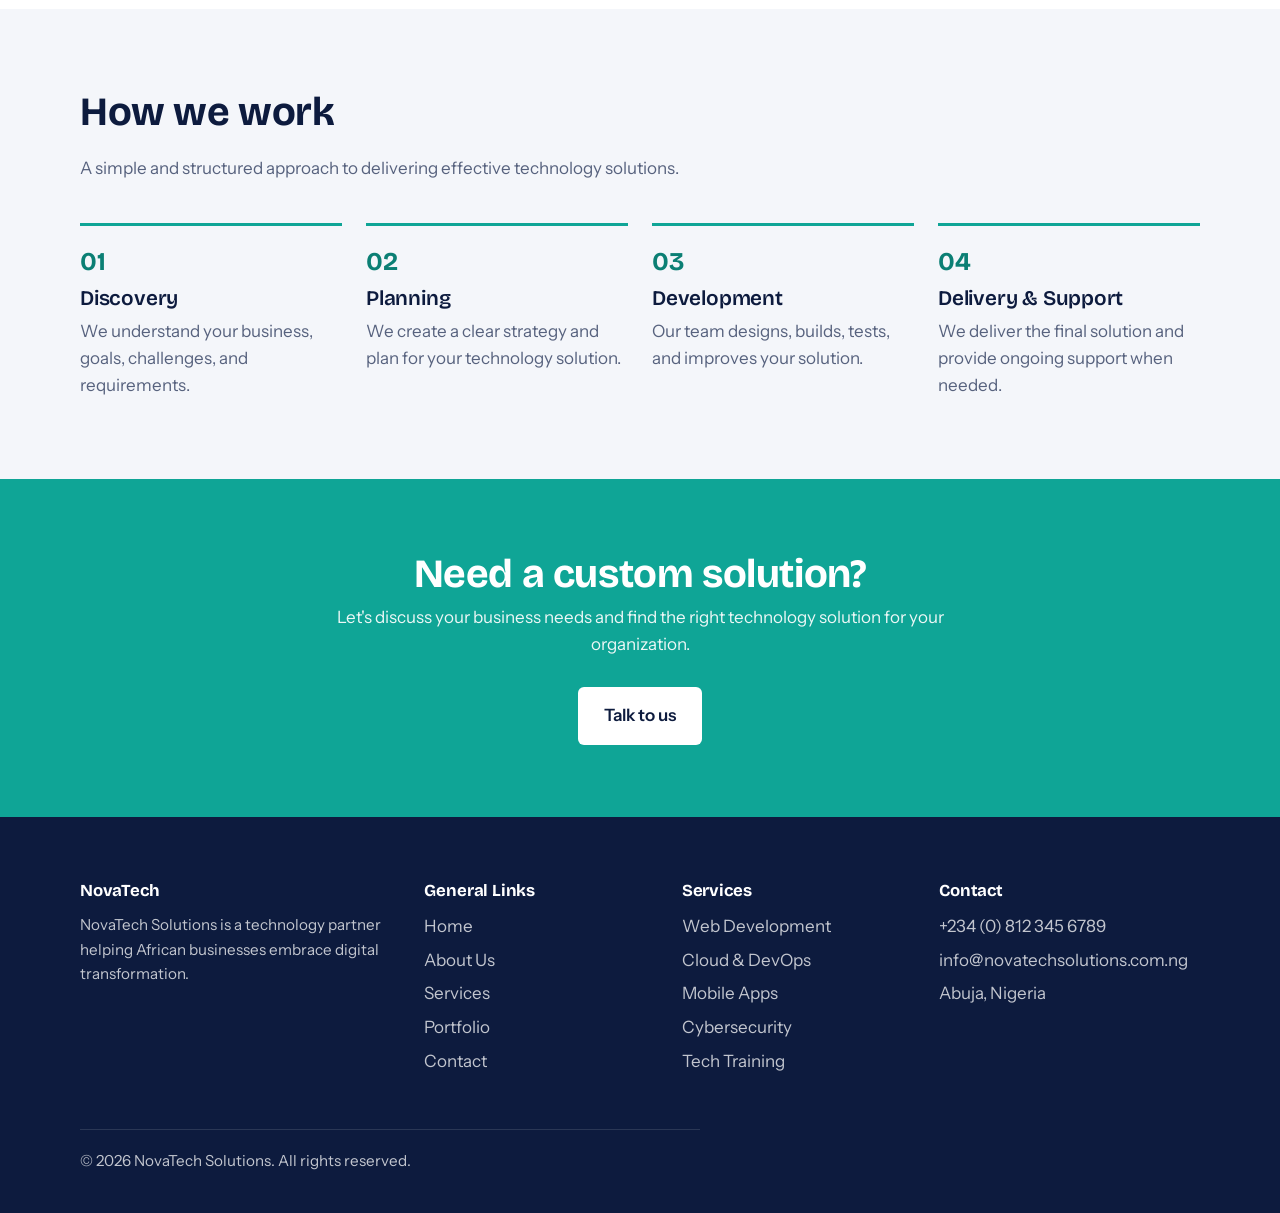
<file: services.html>
<!doctype html>
<html lang="en">
  <head>
    <meta charset="UTF-8" />
    <meta name="viewport" content="width=device-width, initial-scale=1.0" />
    <meta name="author" content="NovaTech Solutions" />
    <meta
      name="description"
      content="Explore NovaTech Solutions' full range of services — web development, cloud infrastructure, mobile apps, cybersecurity, and corporate tech training."
    />
    <title>Our Services — NovaTech Solutions</title>
    <link rel="preconnect" href="https://fonts.googleapis.com" />
    <link rel="preconnect" href="https://fonts.gstatic.com" crossorigin />
    <link
      href="https://fonts.googleapis.com/css2?family=Bricolage+Grotesque:wght@600;700&family=Instrument+Sans:wght@400;600&display=swap"
      rel="stylesheet"
    />
    <link rel="stylesheet" href="css/style.css" />
  </head>
  <body>
    <header class="site-header">
      <div class="wrap nav">
        <a class="logo" href="index.html"
          ><span class="logo-mark" aria-hidden="true"></span>NovaTech</a
        >
        <button
          class="nav-toggle"
          aria-expanded="false"
          aria-controls="nav-links"
        >
          Menu
        </button>
        <ul class="nav-links" id="nav-links">
          <li><a href="index.html">Home</a></li>
          <li><a href="about.html">About</a></li>
          <li><a href="services.html" aria-current="page">Services</a></li>
          <li><a href="portfolio.html">Portfolio</a></li>
          <li><a href="contact.html">Contact</a></li>
        </ul>
      </div>
    </header>
    <main>
      <section class="page-hero">
        <div class="wrap">
          <h1>Our Services</h1>
          <p>
            End-to-end technology solutions tailored to power your business
            growth.
          </p>
          <div class="crumbs"><a href="index.html">Home</a> / Services</div>
        </div>
      </section>
      <section class="section">
        <div class="wrap">
          <div class="section-head">
            <h2>Technology solutions built around your goals</h2>
            <p>
              We provide practical, scalable, and reliable technology services
              designed to help organizations solve challenges, improve
              efficiency, and grow.
            </p>
          </div>
          <article class="offer">
            <div class="media c-web">
              <span>Web application development</span
              ><img
                src="assets/images/services/service-web-dev.png"
                alt="Web application development"
                loading="lazy"
              />
            </div>
            <div>
              <h3>Web Application Development</h3>
              <p>
                We design and develop custom web applications that help
                businesses streamline operations, improve customer experiences,
                and achieve their digital goals.
              </p>
              <p>
                Our solutions are built to be responsive, scalable, secure, and
                easy to maintain across different devices and platforms.
              </p>
              <a class="text-link" href="contact.html">Learn more &rarr;</a>
            </div>
          </article>
          <article class="offer">
            <div class="media c-cloud">
              <span>Cloud infrastructure and DevOps</span
              ><img
                src="assets/images/services/service-cloud.png"
                alt="Cloud infrastructure and DevOps"
                loading="lazy"
              />
            </div>
            <div>
              <h3>Cloud Infrastructure &amp; DevOps</h3>
              <p>
                We help organizations build secure and scalable cloud
                environments that improve reliability, performance, and
                operational efficiency.
              </p>
              <p>
                Our cloud and DevOps solutions support modern application
                deployment, infrastructure management, automation, and
                continuous improvement.
              </p>
              <a class="text-link" href="contact.html">Learn more &rarr;</a>
            </div>
          </article>
          <article class="offer">
            <div class="media c-mobile">
              <span>Mobile application development</span
              ><img
                src="assets/images/services/service-mobile.png"
                alt="Mobile application development"
                loading="lazy"
              />
            </div>
            <div>
              <h3>Mobile App Development</h3>
              <p>
                We create modern mobile applications that provide engaging and
                intuitive experiences for customers, employees, and users.
              </p>
              <p>
                Our mobile solutions are designed with performance, usability,
                security, and scalability in mind.
              </p>
              <a class="text-link" href="contact.html">Learn more &rarr;</a>
            </div>
          </article>
          <article class="offer">
            <div class="media c-sec">
              <span>Cybersecurity and IT consulting</span
              ><img
                src="assets/images/services/service-security.png"
                alt="Cybersecurity and IT consulting"
                loading="lazy"
              />
            </div>
            <div>
              <h3>Cybersecurity &amp; IT Consulting</h3>
              <p>
                We help organizations identify technology risks, strengthen
                their security posture, and protect critical systems and
                information.
              </p>
              <p>
                Our consulting approach provides practical recommendations that
                help businesses make better technology and security decisions.
              </p>
              <a class="text-link" href="contact.html">Learn more &rarr;</a>
            </div>
          </article>
          <article class="offer">
            <div class="media c-train">
              <span>Corporate technology training</span
              ><img
                src="assets/images/services/service-training.png"
                alt="Corporate technology training"
                loading="lazy"
              />
            </div>
            <div>
              <h3>Corporate Tech Training</h3>
              <p>
                We provide practical technology training designed to help teams
                develop the skills they need to work effectively in a digital
                environment.
              </p>
              <p>
                Our training programs can be tailored to the needs of
                organizations, teams, and individual learners.
              </p>
              <a class="text-link" href="contact.html">Learn more &rarr;</a>
            </div>
          </article>
        </div>
      </section>

      <section class="section alt">
        <div class="wrap">
          <div class="section-head">
            <h2>How we work</h2>
            <p>
              A simple and structured approach to delivering effective
              technology solutions.
            </p>
          </div>
          <ol class="steps">
            <li>
              <h3>Discovery</h3>
              <p>
                We understand your business, goals, challenges, and
                requirements.
              </p>
            </li>
            <li>
              <h3>Planning</h3>
              <p>
                We create a clear strategy and plan for your technology
                solution.
              </p>
            </li>
            <li>
              <h3>Development</h3>
              <p>
                Our team designs, builds, tests, and improves your solution.
              </p>
            </li>
            <li>
              <h3>Delivery &amp; Support</h3>
              <p>
                We deliver the final solution and provide ongoing support when
                needed.
              </p>
            </li>
          </ol>
        </div>
      </section>
      <section class="cta">
        <div class="wrap">
          <h2>Need a custom solution?</h2>
          <p>
            Let's discuss your business needs and find the right technology
            solution for your organization.
          </p>
          <a class="btn btn-light" href="contact.html">Talk to us</a>
        </div>
      </section>
    </main>
    <footer class="site-footer">
      <div class="wrap">
        <div class="footer-grid">
          <div>
            <h4>NovaTech</h4>
            <p>
              NovaTech Solutions is a technology partner helping African
              businesses embrace digital transformation.
            </p>
          </div>
          <div>
            <h4>General Links</h4>
            <ul>
              <li><a href="index.html">Home</a></li>
              <li><a href="about.html">About Us</a></li>
              <li><a href="services.html">Services</a></li>
              <li><a href="portfolio.html">Portfolio</a></li>
              <li><a href="contact.html">Contact</a></li>
            </ul>
          </div>
          <div>
            <h4>Services</h4>
            <ul>
              <li><a href="services.html">Web Development</a></li>
              <li><a href="services.html">Cloud &amp; DevOps</a></li>
              <li><a href="services.html">Mobile Apps</a></li>
              <li><a href="services.html">Cybersecurity</a></li>
              <li><a href="services.html">Tech Training</a></li>
            </ul>
          </div>
          <div>
            <h4>Contact</h4>
            <ul>
              <li><a href="tel:+2348123456789">+234 (0) 812 345 6789</a></li>
              <li>
                <a href="mailto:info@novatechsolutions.com.ng"
                  >info@novatechsolutions.com.ng</a
                >
              </li>
              <li>Abuja, Nigeria</li>
            </ul>
          </div>
        </div>
        <p class="copyright">
          &copy; 2026 NovaTech Solutions. All rights reserved.
        </p>
      </div>
    </footer>
    <script src="js/main.js"></script>
  </body>
</html>
</file>
<file: css/style.css>
/* NovaTech Solutions — recreated site styles */
:root{
  --ink:#0D1B3E; --ink-2:#1B2C58; --paper:#F4F6FA; --white:#fff;
  --teal:#0FA596; --teal-dark:#0B7F74; --sun:#F4B63F;
  --line:#DBE1EC; --muted:#57627E;
  --font-head:'Bricolage Grotesque',system-ui,sans-serif;
  --font-body:'Instrument Sans',system-ui,sans-serif;
  --wrap:1120px;
}
*,*::before,*::after{box-sizing:border-box}
html{scroll-behavior:smooth}
body{margin:0;font-family:var(--font-body);font-size:17px;line-height:1.6;color:var(--ink);background:var(--white)}
img{max-width:100%;display:block}
a{color:inherit}
h1,h2,h3,h4{font-family:var(--font-head);line-height:1.15;margin:0 0 .5em;letter-spacing:-.01em}
h1{font-size:clamp(2.4rem,6vw,4.4rem);font-weight:700}
h2{font-size:clamp(1.7rem,3.4vw,2.5rem);font-weight:700}
h3{font-size:1.3rem;font-weight:600}
p{margin:0 0 1em;max-width:62ch}
:focus-visible{outline:3px solid var(--sun);outline-offset:3px}
.wrap{width:min(var(--wrap),100% - 2.5rem);margin-inline:auto}
.section{padding:5rem 0}
.section.alt{background:var(--paper)}
.section-head{max-width:640px;margin-bottom:2.5rem}
.section-head p{color:var(--muted)}
.section-head.center{text-align:center;margin-inline:auto}
.section-head.center p{margin-inline:auto}

/* Buttons */
.btn{display:inline-block;padding:.85rem 1.5rem;border-radius:6px;text-decoration:none;border:2px solid transparent;cursor:pointer;font:inherit;font-weight:600;transition:background .2s,color .2s,border-color .2s}
.btn-primary{background:var(--teal);color:#fff}
.btn-primary:hover{background:var(--teal-dark)}
.btn-ghost{border-color:rgba(255,255,255,.5);color:#fff}
.btn-ghost:hover{background:#fff;color:var(--ink)}
.btn-dark{background:var(--ink);color:#fff}
.btn-dark:hover{background:var(--ink-2)}
.btn-light{background:#fff;color:var(--ink)}
.btn-light:hover{background:var(--sun)}

/* Header */
.site-header{position:sticky;top:0;z-index:50;background:var(--ink);color:#fff;border-bottom:1px solid rgba(255,255,255,.08)}
.nav{display:flex;align-items:center;justify-content:space-between;height:68px}
.logo{font-family:var(--font-head);font-weight:700;font-size:1.5rem;text-decoration:none;display:flex;align-items:center;gap:.5rem}
.logo-mark{width:26px;height:26px;border-radius:50%;background:var(--teal);position:relative}
.logo-mark::after{content:"";position:absolute;width:9px;height:9px;border-radius:50%;background:var(--sun);right:-2px;top:-2px}
.nav-links{display:flex;gap:2rem;list-style:none;margin:0;padding:0}
.nav-links a{text-decoration:none;color:rgba(255,255,255,.8);padding:.4rem 0;border-bottom:2px solid transparent}
.nav-links a:hover{color:#fff}
.nav-links a[aria-current="page"]{color:#fff;border-color:var(--sun)}
.nav-toggle{display:none;background:none;border:1px solid rgba(255,255,255,.4);color:#fff;border-radius:6px;padding:.4rem .8rem;font:inherit;cursor:pointer}

/* Hero */
.hero{background:var(--ink);color:#fff;position:relative;overflow:hidden;padding:6rem 0 7rem}
.hero::before{content:"";position:absolute;inset:0;background-image:radial-gradient(rgba(255,255,255,.09) 1px,transparent 1px);background-size:26px 26px;-webkit-mask-image:linear-gradient(90deg,transparent 10%,#000 90%);mask-image:linear-gradient(90deg,transparent 10%,#000 90%)}
.hero .wrap{position:relative;display:grid;grid-template-columns:1.2fr .8fr;gap:3rem;align-items:center}
.hero h1{margin-bottom:1.2rem}
.hero p{font-size:1.2rem;color:rgba(255,255,255,.78);margin-bottom:2rem}
.hero-actions{display:flex;gap:1rem;flex-wrap:wrap}
.hero-art{width:100%;height:auto}

/* Page hero (inner pages) */
.page-hero{background:var(--ink);color:#fff;padding:4rem 0 3.5rem}
.page-hero p{color:rgba(255,255,255,.78);font-size:1.15rem;margin-bottom:1.2rem}
.crumbs{font-size:.95rem;color:rgba(255,255,255,.6)}
.crumbs a{color:var(--sun)}

/* Stats */
.stats{background:var(--paper);border-bottom:1px solid var(--line)}
.stats ul{list-style:none;margin:0;padding:0;display:grid;grid-template-columns:repeat(4,1fr)}
.stats li{padding:2.2rem 1.5rem;border-left:1px solid var(--line)}
.stats li:first-child{border-left:0;padding-left:0}
.stats strong{display:block;font-family:var(--font-head);font-size:2.8rem;line-height:1;color:var(--teal-dark)}
.stats span{color:var(--muted)}

/* Service rows (home) */
.service-list{border-top:1px solid var(--line)}
.service-row{display:grid;grid-template-columns:1fr 1.4fr auto;gap:2rem;align-items:center;padding:1.8rem 0;border-bottom:1px solid var(--line)}
.service-row h3{margin:0}
.service-row p{margin:0;color:var(--muted)}
.text-link{font-weight:600;color:var(--teal-dark);text-decoration:none;white-space:nowrap}
.text-link:hover{text-decoration:underline}

/* CTA band */
.cta{background:var(--teal);color:#fff;padding:4.5rem 0;text-align:center}
.cta h2{margin-bottom:.4rem}
.cta p{margin:0 auto 1.8rem;opacity:.92}

/* Media placeholders */
.media{position:relative;border-radius:10px;overflow:hidden;background:linear-gradient(135deg,var(--ink-2),var(--teal-dark));aspect-ratio:4/3;display:grid;place-items:center;color:rgba(255,255,255,.75);font-family:var(--font-head);text-align:center;padding:1rem}
.media img{position:absolute;inset:0;width:100%;height:100%;object-fit:cover}
.media.c-web{background:linear-gradient(135deg,#1B2C58,#0FA596)}
.media.c-mobile{background:linear-gradient(135deg,#3B2A6B,#E08A3C)}
.media.c-cloud{background:linear-gradient(135deg,#0D1B3E,#3C7FD0)}
.media.c-sec{background:linear-gradient(135deg,#1A2A3A,#B8425A)}
.media.c-train{background:linear-gradient(135deg,#0B7F74,#F4B63F)}

/* About */
.split{display:grid;grid-template-columns:1fr 1fr;gap:4rem;align-items:center}
.pillars{display:grid;grid-template-columns:1fr 1fr;gap:2rem}
.pillar{padding:2rem;border-left:4px solid var(--teal);background:#fff}
.pillar:nth-child(2){border-color:var(--sun)}
.pillar .icon{font-size:2rem;display:block;margin-bottom:.6rem}
.pillar p{color:var(--muted);margin:0}
.team{display:grid;grid-template-columns:repeat(5,1fr);gap:1.5rem}
.member{text-align:center}
.avatar{width:100%;aspect-ratio:1;border-radius:50%;background:var(--ink-2);color:#fff;display:grid;place-items:center;font-family:var(--font-head);font-size:2.2rem;margin-bottom:1rem;position:relative;overflow:hidden}
.avatar img{position:absolute;inset:0;width:100%;height:100%;object-fit:cover}
.member h3{font-size:1.1rem;margin-bottom:.1rem}
.member .role{color:var(--teal-dark);font-weight:600;font-size:.95rem;margin:0 auto .5rem}
.member p{font-size:.95rem;color:var(--muted);margin-inline:auto}

/* Services page */
.offer{display:grid;grid-template-columns:1fr 1fr;gap:4rem;align-items:center;padding:3rem 0;border-top:1px solid var(--line)}
.offer:nth-child(even) .media{order:2}
.offer p{color:var(--muted)}
.steps{display:grid;grid-template-columns:repeat(4,1fr);gap:1.5rem;counter-reset:step;list-style:none;padding:0;margin:0}
.steps li{counter-increment:step;border-top:3px solid var(--teal);padding-top:1rem}
.steps li::before{content:"0" counter(step);font-family:var(--font-head);font-weight:700;font-size:1.6rem;color:var(--teal-dark)}
.steps h3{margin:.3rem 0 .4rem}
.steps p{color:var(--muted);margin:0}

/* Portfolio */
.filters{display:flex;flex-wrap:wrap;gap:.6rem;margin-bottom:2.5rem}
.filter{background:#fff;border:1px solid var(--line);border-radius:999px;padding:.5rem 1.2rem;font:inherit;cursor:pointer;color:var(--ink)}
.filter:hover{border-color:var(--teal)}
.filter[aria-pressed="true"]{background:var(--ink);color:#fff;border-color:var(--ink)}
.projects{display:grid;grid-template-columns:repeat(3,1fr);gap:2rem}
.project[hidden]{display:none}
.project .tag{display:inline-block;font-size:.85rem;font-weight:600;color:var(--teal-dark);margin:1rem 0 .2rem}
.project h3{margin-bottom:.3rem}
.project p{color:var(--muted);margin-bottom:.6rem}
.quotes{display:grid;grid-template-columns:repeat(3,1fr);gap:2rem}
.quote{margin:0;padding:1.8rem;background:#fff;border-radius:10px;border:1px solid var(--line)}
.quote::before{content:"\201C";display:block;font-family:var(--font-head);font-size:3.5rem;line-height:.8;color:var(--sun)}
.quote p{font-size:1.05rem}
.quote footer strong{display:block;font-family:var(--font-head)}
.quote footer span{color:var(--muted);font-size:.95rem}

/* Contact */
.contact-grid{display:grid;grid-template-columns:1.2fr .8fr;gap:4rem}
form{display:grid;gap:1.1rem}
label{display:block;font-weight:600;font-size:.95rem;margin-bottom:.3rem}
label small{font-weight:400;color:var(--muted)}
input,textarea{width:100%;font:inherit;padding:.8rem 1rem;border:1px solid var(--line);border-radius:6px;background:#fff;color:var(--ink)}
input:focus,textarea:focus{outline:none;border-color:var(--teal);box-shadow:0 0 0 3px rgba(15,165,150,.2)}
textarea{min-height:150px;resize:vertical}
.field-error{color:#B3261E;font-size:.9rem;margin:.25rem 0 0;min-height:1.2em}
input[aria-invalid="true"],textarea[aria-invalid="true"]{border-color:#B3261E}
.form-status{padding:1rem;border-radius:6px;background:#E3F6F3;color:var(--teal-dark);font-weight:600}
.info dl{margin:0}
.info dt{font-family:var(--font-head);font-weight:600;margin-top:1.4rem}
.info dd{margin:.2rem 0 0;color:var(--muted)}
.info a{color:var(--teal-dark)}
.map{margin-top:2.5rem}
.map iframe{width:100%;height:380px;border:0;border-radius:10px}

/* Footer */
.site-footer{background:var(--ink);color:rgba(255,255,255,.75);padding:4rem 0 1.5rem}
.footer-grid{display:grid;grid-template-columns:1.4fr 1fr 1fr 1.2fr;gap:2.5rem}
.site-footer h4{color:#fff;font-size:1.05rem;margin-bottom:.8rem}
.site-footer ul{list-style:none;margin:0;padding:0}
.site-footer li{margin-bottom:.4rem}
.site-footer a{text-decoration:none}
.site-footer a:hover{color:var(--sun)}
.site-footer p{font-size:.95rem}
.copyright{margin-top:3rem;padding-top:1.2rem;border-top:1px solid rgba(255,255,255,.12);font-size:.9rem}

/* Responsive */
@media (max-width:900px){
  .hero .wrap,.split,.offer,.contact-grid{grid-template-columns:1fr;gap:2rem}
  .hero-art{display:none}
  .offer:nth-child(even) .media{order:0}
  .stats ul{grid-template-columns:1fr 1fr}
  .stats li:nth-child(3){border-left:0;padding-left:0}
  .service-row{grid-template-columns:1fr;gap:.6rem}
  .team{grid-template-columns:repeat(2,1fr)}
  .steps,.projects,.quotes,.pillars{grid-template-columns:1fr 1fr}
  .footer-grid{grid-template-columns:1fr 1fr}
}
@media (max-width:640px){
  .nav-toggle{display:block}
  .nav-links{display:none;position:absolute;left:0;right:0;top:68px;background:var(--ink);flex-direction:column;gap:0;padding:.5rem 1.25rem 1rem}
  .nav-links.open{display:flex}
  .nav-links a{display:block;padding:.8rem 0;border-bottom:1px solid rgba(255,255,255,.08)}
  .steps,.projects,.quotes,.pillars,.footer-grid{grid-template-columns:1fr}
  .section{padding:3.5rem 0}
}
@media (prefers-reduced-motion:reduce){*{transition:none!important;scroll-behavior:auto!important}}
</file>
